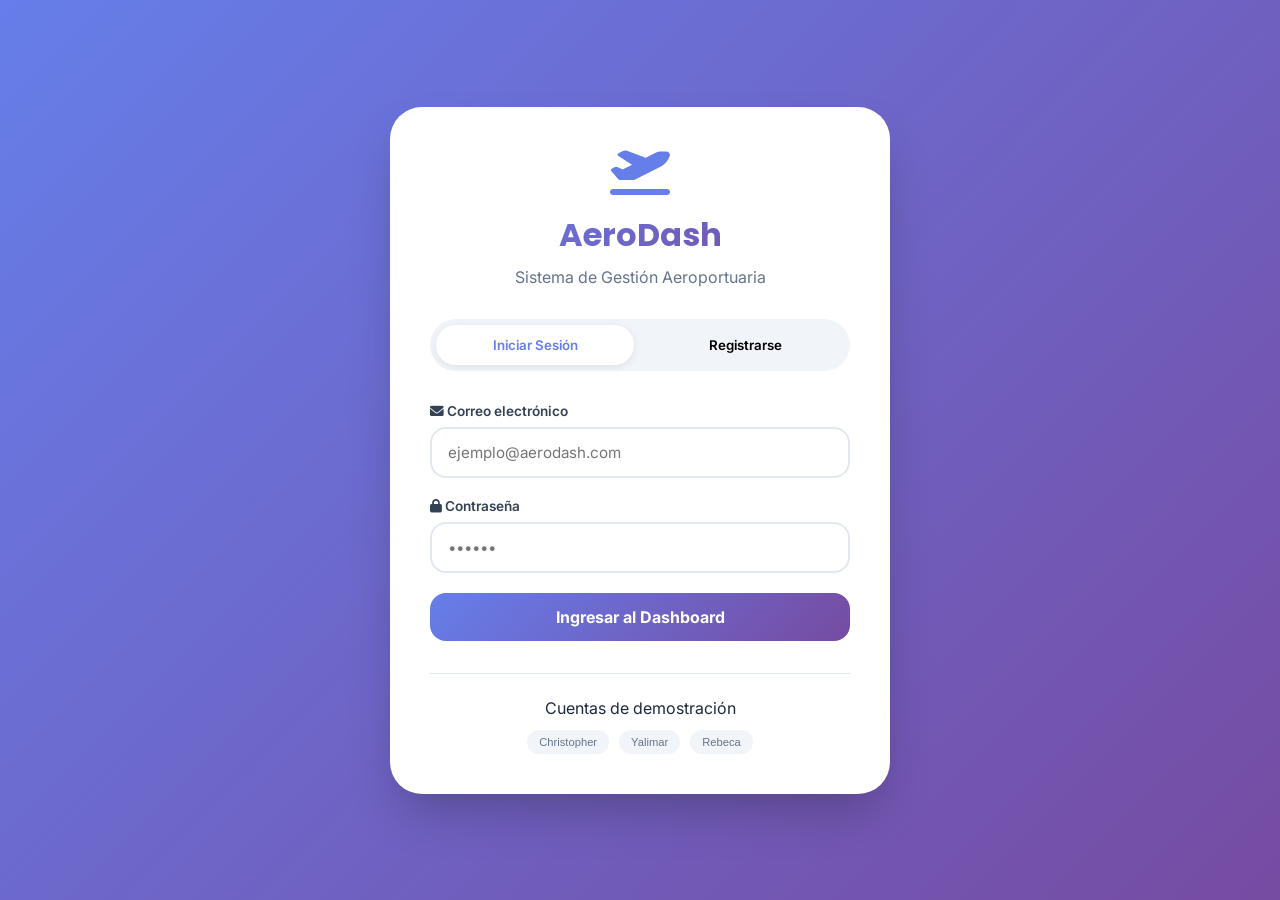
<file: index.html>
<!DOCTYPE html>
<html lang="es">
<head>
    <meta charset="UTF-8">
    <meta name="viewport" content="width=device-width, initial-scale=1.0">
    <title>AeroDash | Login</title>
    <link rel="stylesheet" href="https://cdnjs.cloudflare.com/ajax/libs/font-awesome/6.0.0-beta3/css/all.min.css">
    <link href="https://fonts.googleapis.com/css2?family=Inter:opsz,wght@14..32,300;400;500;600;700;800&family=Poppins:wght@500;600;700&display=swap" rel="stylesheet">
    <link rel="stylesheet" href="styles.css">
</head>
<body class="auth-body">
    <div class="auth-container">
        <div class="auth-card">
            <div class="auth-header">
                <i class="fas fa-plane-departure auth-logo"></i>
                <h1>AeroDash</h1>
                <p>Sistema de Gestión Aeroportuaria</p>
            </div>

            <div class="auth-tabs">
                <button class="auth-tab active" onclick="switchTab('login')">Iniciar Sesión</button>
                <button class="auth-tab" onclick="switchTab('register')">Registrarse</button>
            </div>


            <div id="loginForm" class="auth-form active">
                <form id="loginFormElement">
                    <div class="input-group">
                        <label><i class="fas fa-envelope"></i> Correo electrónico</label>
                        <input type="email" id="loginEmail" placeholder="ejemplo@aerodash.com" required>
                    </div>
                    <div class="input-group">
                        <label><i class="fas fa-lock"></i> Contraseña</label>
                        <input type="password" id="loginPassword" placeholder="••••••" required>
                    </div>
                    <button type="submit" class="btn-primary btn-block">Ingresar al Dashboard</button>
                </form>
                <div id="loginMessage" class="message"></div>
            </div>


            <div id="registerForm" class="auth-form">
                <form id="registerFormElement">
                    <div class="input-row">
                        <div class="input-group">
                            <label><i class="fas fa-user"></i> Nombre</label>
                            <input type="text" id="regNombre" placeholder="Tu nombre" required>
                        </div>
                        <div class="input-group">
                            <label><i class="fas fa-user"></i> Apellido</label>
                            <input type="text" id="regApellido" placeholder="Tu apellido" required>
                        </div>
                    </div>
                    <div class="input-group">
                        <label><i class="fas fa-envelope"></i> Correo electrónico</label>
                        <input type="email" id="regEmail" placeholder="ejemplo@aerodash.com" required>
                    </div>
                    <div class="input-row">
                        <div class="input-group">
                            <label><i class="fas fa-id-card"></i> Documento</label>
                            <input type="text" id="regDocumento" placeholder="Opcional">
                        </div>
                        <div class="input-group">
                            <label><i class="fas fa-phone"></i> Teléfono</label>
                            <input type="tel" id="regTelefono" placeholder="Opcional">
                        </div>
                    </div>
                    <div class="input-group">
                        <label><i class="fas fa-lock"></i> Contraseña</label>
                        <input type="password" id="regPassword" placeholder="Mínimo 4 caracteres" required>
                    </div>
                    <div class="input-group">
                        <label><i class="fas fa-check-circle"></i> Confirmar contraseña</label>
                        <input type="password" id="regConfirmPassword" placeholder="Repite tu contraseña" required>
                    </div>
                    <button type="submit" class="btn-primary btn-block">Crear cuenta gratuita</button>
                </form>
                <div id="registerMessage" class="message"></div>
            </div>

            <div class="auth-footer">
                <p>Cuentas de demostración</p>
                <div class="demo-buttons">
                    <button class="demo-btn" onclick="fillDemo('christopher@email.com', '123456')">Christopher</button>
                    <button class="demo-btn" onclick="fillDemo('yalimar@email.com', '123456')">Yalimar</button>
                    <button class="demo-btn" onclick="fillDemo('rebeca@email.com', '123456')">Rebeca</button>
                </div>
            </div>
        </div>
    </div>

    <script src="script.js"></script>
</body>
</html>
</file>
<file: styles.css>
* {
    margin: 0;
    padding: 0;
    box-sizing: border-box;
}

body {
    font-family: 'Inter', sans-serif;
    background: #f5f7fa;
    color: #1e293b;
}

/* ============ AUTH STYLES ============ */
.auth-body {
    min-height: 100vh;
    background: linear-gradient(135deg, #667eea 0%, #764ba2 100%);
    display: flex;
    align-items: center;
    justify-content: center;
    padding: 20px;
}

.auth-container {
    width: 100%;
    max-width: 500px;
}

.auth-card {
    background: white;
    border-radius: 32px;
    padding: 40px;
    box-shadow: 0 25px 50px -12px rgba(0,0,0,0.25);
    animation: fadeInUp 0.5s ease;
}

@keyframes fadeInUp {
    from { opacity: 0; transform: translateY(30px); }
    to { opacity: 1; transform: translateY(0); }
}

.auth-header {
    text-align: center;
    margin-bottom: 32px;
}

.auth-logo {
    font-size: 3rem;
    color: #667eea;
    margin-bottom: 16px;
}

.auth-header h1 {
    font-family: 'Poppins', sans-serif;
    font-size: 2rem;
    background: linear-gradient(135deg, #667eea, #764ba2);
    background-clip: text;
    -webkit-background-clip: text;
    color: transparent;
}

.auth-header p {
    color: #64748b;
    margin-top: 8px;
}

.auth-tabs {
    display: flex;
    gap: 12px;
    margin-bottom: 32px;
    background: #f1f5f9;
    padding: 6px;
    border-radius: 60px;
}

.auth-tab {
    flex: 1;
    padding: 12px;
    border: none;
    background: transparent;
    font-weight: 600;
    cursor: pointer;
    border-radius: 50px;
    transition: all 0.3s;
    font-family: 'Inter', sans-serif;
}

.auth-tab.active {
    background: white;
    color: #667eea;
    box-shadow: 0 2px 8px rgba(0,0,0,0.08);
}

.auth-form {
    display: none;
}

.auth-form.active {
    display: block;
}

.input-group {
    margin-bottom: 20px;
}

.input-group label {
    display: block;
    margin-bottom: 8px;
    font-weight: 600;
    font-size: 0.85rem;
    color: #334155;
}

.input-group input, .filter-input, select {
    width: 100%;
    padding: 14px 16px;
    border: 2px solid #e2e8f0;
    border-radius: 16px;
    font-size: 0.95rem;
    font-family: 'Inter', sans-serif;
    transition: all 0.2s;
}

.input-group input:focus, .filter-input:focus, select:focus {
    outline: none;
    border-color: #667eea;
    box-shadow: 0 0 0 3px rgba(102,126,234,0.1);
}

.input-row {
    display: grid;
    grid-template-columns: 1fr 1fr;
    gap: 16px;
}

.btn-primary {
    background: linear-gradient(135deg, #667eea, #764ba2);
    color: white;
    border: none;
    padding: 14px 28px;
    border-radius: 16px;
    font-weight: 700;
    font-size: 1rem;
    cursor: pointer;
    transition: all 0.2s;
    font-family: 'Inter', sans-serif;
}

.btn-primary:hover {
    transform: translateY(-2px);
    box-shadow: 0 10px 25px -5px rgba(102,126,234,0.4);
}

.btn-block {
    width: 100%;
}

.btn-secondary {
    background: #f1f5f9;
    color: #334155;
    border: none;
    padding: 10px 20px;
    border-radius: 12px;
    font-weight: 600;
    cursor: pointer;
}

.message {
    margin-top: 20px;
    padding: 12px;
    border-radius: 12px;
    text-align: center;
    font-size: 0.85rem;
    display: none;
}

.message.success {
    display: block;
    background: #d4edda;
    color: #155724;
}

.message.error {
    display: block;
    background: #f8d7da;
    color: #721c24;
}

.auth-footer {
    margin-top: 32px;
    padding-top: 24px;
    border-top: 1px solid #e2e8f0;
    text-align: center;
}

.demo-buttons {
    display: flex;
    gap: 10px;
    justify-content: center;
    margin-top: 12px;
    flex-wrap: wrap;
}

.demo-btn {
    padding: 6px 12px;
    font-size: 0.7rem;
    background: #f1f5f9;
    border: none;
    border-radius: 20px;
    cursor: pointer;
    color: #64748b;
    transition: all 0.2s;
}

.demo-btn:hover {
    background: #667eea;
    color: white;
}

/* ============ NAVBAR ============ */
.navbar {
    background: white;
    padding: 16px 32px;
    display: flex;
    justify-content: space-between;
    align-items: center;
    flex-wrap: wrap;
    gap: 20px;
    box-shadow: 0 2px 10px rgba(0,0,0,0.05);
    position: sticky;
    top: 0;
    z-index: 100;
}

.nav-brand {
    font-size: 1.5rem;
    font-weight: 800;
    background: linear-gradient(135deg, #667eea, #764ba2);
    background-clip: text;
    -webkit-background-clip: text;
    color: transparent;
}

.nav-brand i {
    margin-right: 8px;
}

.nav-links {
    display: flex;
    gap: 8px;
    flex-wrap: wrap;
}

.nav-link {
    padding: 10px 20px;
    text-decoration: none;
    color: #64748b;
    font-weight: 600;
    border-radius: 12px;
    transition: all 0.2s;
}

.nav-link:hover, .nav-link.active {
    background: #f1f5f9;
    color: #667eea;
}

.nav-user {
    display: flex;
    align-items: center;
    gap: 12px;
    background: #f1f5f9;
    padding: 8px 16px;
    border-radius: 40px;
}

.logout-icon {
    background: none;
    border: none;
    font-size: 1.2rem;
    color: #ef4444;
    cursor: pointer;
}

/* ============ MAIN CONTAINER ============ */
.main-container {
    max-width: 1400px;
    margin: 0 auto;
    padding: 32px;
}

.welcome-banner {
    background: linear-gradient(135deg, #667eea, #764ba2);
    border-radius: 32px;
    padding: 40px;
    color: white;
    display: flex;
    justify-content: space-between;
    align-items: center;
    flex-wrap: wrap;
    gap: 20px;
    margin-bottom: 32px;
}

.welcome-banner h1 {
    font-size: 1.8rem;
    margin-bottom: 8px;
}

.date-badge {
    background: rgba(255,255,255,0.2);
    padding: 12px 20px;
    border-radius: 50px;
    backdrop-filter: blur(10px);
}

/* Stats Grid */
.stats-grid {
    display: grid;
    grid-template-columns: repeat(auto-fit, minmax(250px, 1fr));
    gap: 24px;
    margin-bottom: 40px;
}

.stat-card {
    background: white;
    border-radius: 24px;
    padding: 24px;
    display: flex;
    align-items: center;
    gap: 20px;
    box-shadow: 0 2px 8px rgba(0,0,0,0.05);
    transition: all 0.2s;
}

.stat-card:hover {
    transform: translateY(-4px);
    box-shadow: 0 12px 24px rgba(0,0,0,0.1);
}

.stat-icon {
    width: 60px;
    height: 60px;
    border-radius: 20px;
    display: flex;
    align-items: center;
    justify-content: center;
    font-size: 1.8rem;
}

.stat-icon.blue { background: #dbeafe; color: #2563eb; }
.stat-icon.green { background: #dcfce7; color: #16a34a; }
.stat-icon.purple { background: #f3e8ff; color: #9333ea; }
.stat-icon.orange { background: #ffedd5; color: #ea580c; }

.stat-info h3 {
    font-size: 0.85rem;
    color: #64748b;
    margin-bottom: 8px;
}

.stat-value {
    font-size: 2rem;
    font-weight: 800;
    color: #1e293b;
}

/* Sections */
.section {
    margin-bottom: 48px;
}

.section-header {
    display: flex;
    justify-content: space-between;
    align-items: center;
    margin-bottom: 24px;
}

.section-header h2 {
    font-size: 1.3rem;
    color: #1e293b;
}

.view-all {
    color: #667eea;
    text-decoration: none;
    font-weight: 600;
}

/* Flight Cards */
.flights-grid {
    display: grid;
    grid-template-columns: repeat(auto-fill, minmax(320px, 1fr));
    gap: 24px;
}

.flight-card {
    background: white;
    border-radius: 24px;
    padding: 24px;
    transition: all 0.2s;
    cursor: pointer;
    box-shadow: 0 2px 8px rgba(0,0,0,0.05);
}

.flight-card:hover {
    transform: translateY(-4px);
    box-shadow: 0 12px 24px rgba(0,0,0,0.1);
}

.flight-header {
    display: flex;
    justify-content: space-between;
    align-items: center;
    margin-bottom: 16px;
}

.flight-code {
    font-weight: 800;
    font-size: 1.1rem;
    color: #667eea;
}

.flight-status {
    padding: 4px 12px;
    border-radius: 20px;
    font-size: 0.7rem;
    font-weight: 600;
}

.status-Programado { background: #dbeafe; color: #1e40af; }
.status-Retrasado { background: #fee2e2; color: #991b1b; }
.status-Cancelado { background: #fecaca; color: #7f1d1d; }

.flight-route {
    font-size: 1.1rem;
    font-weight: 700;
    margin-bottom: 12px;
}

.flight-time {
    color: #64748b;
    font-size: 0.85rem;
    margin-bottom: 8px;
}

.flight-price {
    font-size: 1.3rem;
    font-weight: 800;
    color: #667eea;
    margin: 16px 0;
}

/* Bookings List */
.bookings-list {
    display: flex;
    flex-direction: column;
    gap: 16px;
}

.booking-card {
    background: white;
    border-radius: 20px;
    padding: 24px;
    display: flex;
    justify-content: space-between;
    align-items: center;
    flex-wrap: wrap;
    gap: 20px;
    border-left: 5px solid #667eea;
    transition: all 0.2s;
}

.booking-card:hover {
    box-shadow: 0 4px 12px rgba(0,0,0,0.1);
}

.booking-info h4 {
    margin-bottom: 8px;
    font-size: 1.1rem;
}

.booking-info p {
    color: #64748b;
    font-size: 0.85rem;
    margin-bottom: 4px;
}

.booking-actions {
    display: flex;
    gap: 12px;
}

.btn-cancel {
    background: #fee2e2;
    color: #dc2626;
    border: none;
    padding: 8px 16px;
    border-radius: 12px;
    cursor: pointer;
    font-weight: 600;
}

.btn-view {
    background: #f1f5f9;
    color: #64748b;
    border: none;
    padding: 8px 16px;
    border-radius: 12px;
    cursor: pointer;
    font-weight: 600;
}

/* Filters */
.filters-card {
    background: white;
    border-radius: 24px;
    padding: 24px;
    margin-bottom: 32px;
}

.filters-grid {
    display: grid;
    grid-template-columns: repeat(auto-fit, minmax(200px, 1fr));
    gap: 20px;
    align-items: end;
}

.filter-group label {
    display: block;
    margin-bottom: 8px;
    font-weight: 600;
    font-size: 0.8rem;
    color: #64748b;
}

/* Tabs */
.tabs-container {
    display: flex;
    gap: 12px;
    margin-bottom: 32px;
    flex-wrap: wrap;
}

.tab-btn {
    padding: 10px 24px;
    background: #f1f5f9;
    border: none;
    border-radius: 40px;
    font-weight: 600;
    cursor: pointer;
    transition: all 0.2s;
}

.tab-btn.active {
    background: #667eea;
    color: white;
}

/* Seat Grid */
.seat-grid {
    display: grid;
    grid-template-columns: repeat(4, 1fr);
    gap: 12px;
    margin: 20px 0;
}

.seat {
    padding: 12px;
    text-align: center;
    border: 2px solid #e2e8f0;
    border-radius: 12px;
    cursor: pointer;
    transition: all 0.2s;
    font-weight: 600;
}

.seat.available {
    background: #dcfce7;
    border-color: #86efac;
    color: #166534;
}

.seat.available:hover {
    background: #bbf7d0;
    transform: scale(1.05);
}

.seat.occupied {
    background: #fee2e2;
    border-color: #fecaca;
    color: #991b1b;
    cursor: not-allowed;
    opacity: 0.6;
}

.seat.selected {
    background: #667eea;
    border-color: #667eea;
    color: white;
    transform: scale(1.05);
}

/* Modal */
.modal {
    display: none;
    position: fixed;
    top: 0;
    left: 0;
    width: 100%;
    height: 100%;
    background: rgba(0,0,0,0.5);
    backdrop-filter: blur(4px);
    justify-content: center;
    align-items: center;
    z-index: 1000;
}

.modal.active {
    display: flex;
}

.modal-content {
    background: white;
    border-radius: 32px;
    padding: 32px;
    max-width: 550px;
    width: 90%;
    max-height: 85vh;
    overflow-y: auto;
}

.modal-header {
    display: flex;
    justify-content: space-between;
    align-items: center;
    margin-bottom: 24px;
}

.close-modal {
    background: none;
    border: none;
    font-size: 1.5rem;
    cursor: pointer;
    color: #64748b;
}

/* Profile */
.profile-container {
    display: grid;
    grid-template-columns: 1fr 2fr;
    gap: 32px;
}

@media (max-width: 768px) {
    .profile-container {
        grid-template-columns: 1fr;
    }
}

.profile-card {
    background: white;
    border-radius: 24px;
    padding: 32px;
    text-align: center;
}

.profile-avatar {
    font-size: 5rem;
    color: #667eea;
    margin-bottom: 16px;
}

.profile-stats {
    display: flex;
    justify-content: center;
    gap: 32px;
    margin-top: 24px;
    padding-top: 24px;
    border-top: 1px solid #e2e8f0;
}

.profile-stat {
    text-align: center;
}

.profile-stat .stat-number {
    font-size: 1.5rem;
    font-weight: 800;
}

.profile-stat .stat-label {
    font-size: 0.75rem;
    color: #64748b;
}

.profile-form-card {
    background: white;
    border-radius: 24px;
    padding: 32px;
}

/* Empty State */
.empty-state {
    text-align: center;
    padding: 60px 20px;
}

.empty-state i {
    font-size: 4rem;
    color: #cbd5e1;
    margin-bottom: 20px;
}

.empty-state h3 {
    margin-bottom: 12px;
}

/* Ticket Modal */
.ticket-modal {
    max-width: 500px;
}

.ticket-details {
    padding: 24px;
    background: linear-gradient(135deg, #667eea10, #764ba210);
    border-radius: 20px;
    margin-bottom: 20px;
}

.results-badge {
    background: #667eea;
    color: white;
    padding: 4px 12px;
    border-radius: 20px;
    font-size: 0.8rem;
}

/* Responsive */
@media (max-width: 768px) {
    .main-container { padding: 16px; }
    .navbar { padding: 16px; }
    .welcome-banner { padding: 24px; }
    .welcome-banner h1 { font-size: 1.3rem; }
    .seat-grid { grid-template-columns: repeat(3, 1fr); }
    .stats-grid { grid-template-columns: 1fr; }
}
</file>
